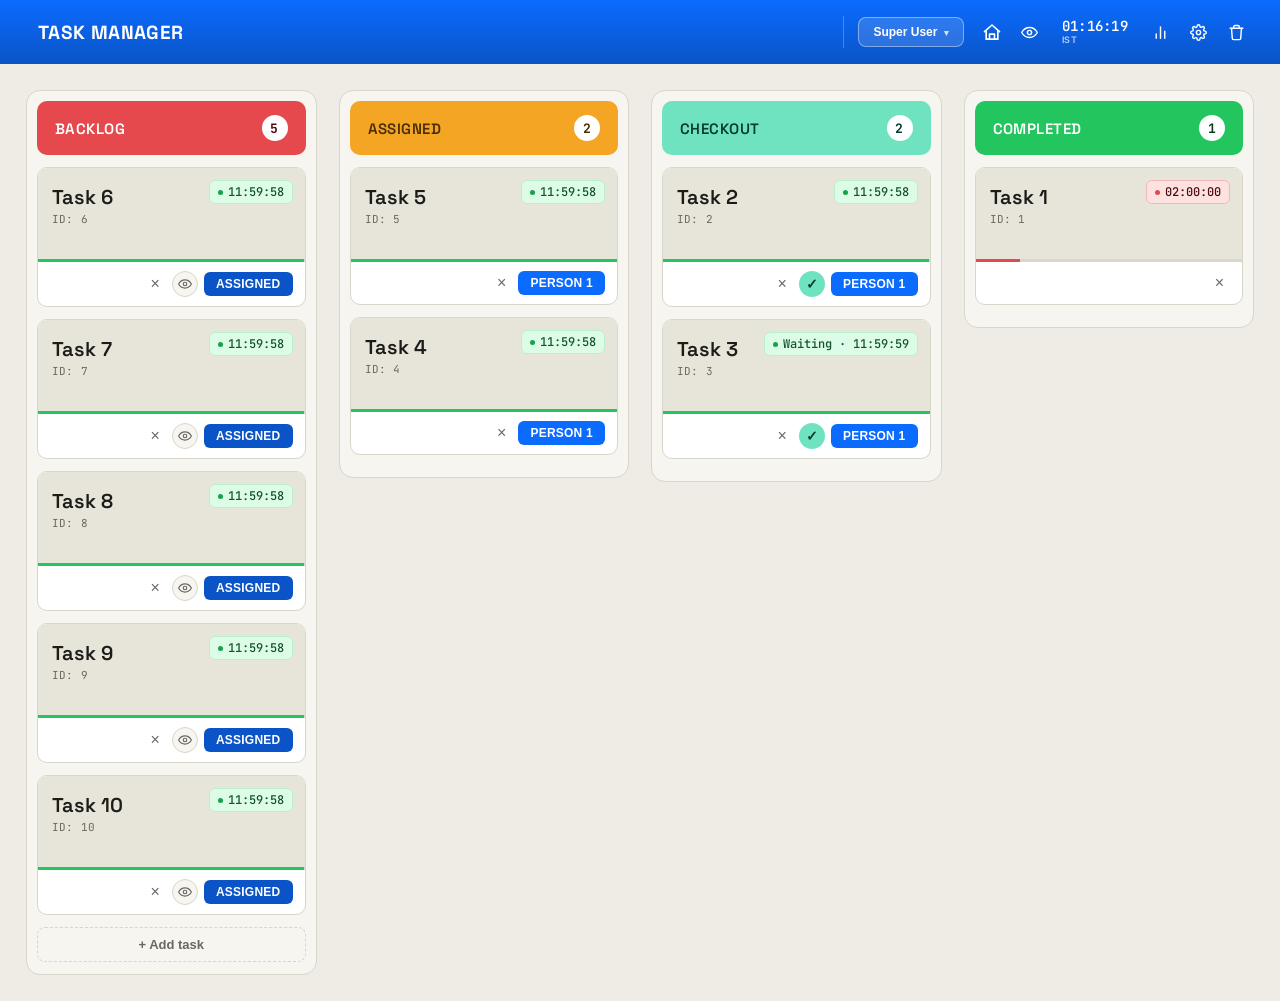
<file: index.html>
<!DOCTYPE html>
<html lang="en">
<head>
<meta charset="UTF-8">
<meta name="viewport" content="width=device-width, initial-scale=1.0">
<title>Task Manager QA</title>
<link rel="preconnect" href="https://fonts.googleapis.com">
<link href="https://fonts.googleapis.com/css2?family=Space+Grotesk:wght@500;600;700&family=Inter:wght@400;500;600&family=JetBrains+Mono:wght@400;500;700&display=swap" rel="stylesheet">
<link rel="stylesheet" href="style.css">
</head>
<body>

<div class="topbar">
    <div class="brand" id="brandLogo" title="Go to board"><span class=""></span>TASK MANAGER</div>
    <div class="icon-bar">
      <div class="role-toggle" id="roleToggle">
        <button class="role-locked-btn" id="roleLockedBtn">Super User</button>
        <div class="role-options hidden" id="roleOptions">
          <button class="role-btn" id="roleSuperBtn" data-role="super">Super User</button>
          <button class="role-btn" id="roleUserBtn" data-role="user">User</button>
        </div>
      </div>
      <button class="icon-btn" id="homeBtn" title="Home">
         <svg viewBox="0 0 24 24" fill="none" stroke="currentColor" stroke-width="2" stroke-linecap="round" stroke-linejoin="round" style="width:21px; height:21px;">
    <path d="M3 11l9-8 9 8"/>
    <path d="M5 10v10h14V10"/>
    <path d="M9 20v-6h6v6"/>
  </svg>
</button>
      <button class="icon-btn" id="eyeBtn" title="Hidden tasks">
        <svg viewBox="0 0 24 24" fill="none" stroke="currentColor" stroke-width="2" stroke-linecap="round" stroke-linejoin="round"><path d="M1 12s4-7 11-7 11 7 11 7-4 7-11 7-11-7-11-7z"/><circle cx="12" cy="12" r="3"/></svg>
        <span class="badge-count hidden" id="hiddenBadgeCount">0</span>
      </button>
      <div class="ist-clock">
        <span class="ist-time" id="istTime">00:00:00</span>
        <span class="ist-label">IST</span>
      </div>
      <button class="icon-btn" id="reportBtn" title="Reports">
        <svg viewBox="0 0 24 24" fill="none" stroke="currentColor" stroke-width="2" stroke-linecap="round" stroke-linejoin="round"><line x1="18" y1="20" x2="18" y2="10"/><line x1="12" y1="20" x2="12" y2="4"/><line x1="6" y1="20" x2="6" y2="14"/></svg>
      </button>
      <button class="icon-btn" id="settingsBtn" title="Settings">
        <svg viewBox="0 0 24 24" fill="none" stroke="currentColor" stroke-width="2" stroke-linecap="round" stroke-linejoin="round"><circle cx="12" cy="12" r="3"/><path d="M19.4 15a1.65 1.65 0 0 0 .33 1.82l.06.06a2 2 0 1 1-2.83 2.83l-.06-.06a1.65 1.65 0 0 0-1.82-.33 1.65 1.65 0 0 0-1 1.51V21a2 2 0 0 1-4 0v-.09A1.65 1.65 0 0 0 9 19.4a1.65 1.65 0 0 0-1.82.33l-.06.06a2 2 0 1 1-2.83-2.83l.06-.06a1.65 1.65 0 0 0 .33-1.82 1.65 1.65 0 0 0-1.51-1H3a2 2 0 0 1 0-4h.09A1.65 1.65 0 0 0 4.6 9a1.65 1.65 0 0 0-.33-1.82l-.06-.06a2 2 0 1 1 2.83-2.83l.06.06a1.65 1.65 0 0 0 1.82.33H9a1.65 1.65 0 0 0 1-1.51V3a2 2 0 0 1 4 0v.09a1.65 1.65 0 0 0 1 1.51 1.65 1.65 0 0 0 1.82-.33l.06-.06a2 2 0 1 1 2.83 2.83l-.06.06a1.65 1.65 0 0 0-.33 1.82V9a1.65 1.65 0 0 0 1.51 1H21a2 2 0 0 1 0 4h-.09a1.65 1.65 0 0 0-1.51 1z"/></svg>
      </button>
      <button class="icon-btn" id="trashBtn" title="Deleted tasks">
        <svg viewBox="0 0 24 24" fill="none" stroke="currentColor" stroke-width="2" stroke-linecap="round" stroke-linejoin="round"><path d="M3 6h18"/><path d="M8 6V4a2 2 0 0 1 2-2h4a2 2 0 0 1 2 2v2"/><path d="M19 6l-1 14a2 2 0 0 1-2 2H8a2 2 0 0 1-2-2L5 6"/></svg>
        <span class="badge-count hidden" id="trashBadgeCount">0</span>
      </button>
    </div>
  </div>
</div>

<div class="board" id="board">
  <div class="empty-hint" style="grid-column: 1 / -1; padding: 40px 0;">Loading board…</div>
</div>

<div class="detail-view hidden" id="detailView">
  <div class="detail-subheader">
    <span class="detail-field-label">Task name :</span>
    <span class="detail-field-value" id="detailTaskName">&nbsp;</span>
    <span class="detail-field-label">Task ID :</span>
    <span class="detail-field-value" id="detailTaskId">&nbsp;</span>
    <div class="status-dots">
      <span class="sdot filled-black"></span>
      <span class="sdot outline sicon">&#10073;&#10073;</span>
      <span class="sdot filled-black" style="background:transparent; color:var(--red);"><span class="sicon">&#9724;</span></span>
      <span class="sdot filled-black"></span>
    </div>
  </div>

  <div class="measure-toolbar">
    <span class="measure-label">Task timer:</span>
    <span class="measure-timer-display" id="measureTimerDisplay">00:00:00</span>
    <button class="measure-btn" id="measureStartBtn">Start</button>
    <button class="measure-btn" id="measurePauseBtn" disabled>Pause</button>
    <button class="measure-btn" id="measureStopBtn" disabled>Stop</button>
    <button class="measure-btn" id="measureResetBtn">Reset</button>
  </div>

  <div class="detail-body">
    <div class="subtask-sidebar" id="subtaskSidebar"></div>

    <div class="tool-rail">
      <button class="tool-btn" id="toolLine" data-tool="line">
        <svg viewBox="0 0 24 24" fill="none" stroke="currentColor" stroke-width="2" stroke-linecap="round"><line x1="4" y1="20" x2="20" y2="4"/></svg>
        Line
      </button>
      <button class="tool-btn" id="toolDelete" data-tool="delete">
        <svg viewBox="0 0 24 24" fill="none" stroke="currentColor" stroke-width="2" stroke-linecap="round" stroke-linejoin="round"><path d="M3 6h18"/><path d="M8 6V4a2 2 0 0 1 2-2h4a2 2 0 0 1 2 2v2"/><path d="M19 6l-1 14a2 2 0 0 1-2 2H8a2 2 0 0 1-2-2L5 6"/></svg>
        Delete
      </button>
      <button class="tool-btn" id="toolRedo">
        <svg viewBox="0 0 24 24" fill="none" stroke="currentColor" stroke-width="2" stroke-linecap="round" stroke-linejoin="round"><path d="M21 7v6h-6"/><path d="M3 17a9 9 0 0 1 15-6.7L21 13"/></svg>
        Redo
      </button>
      <button class="tool-btn" id="toolUndo">
        <svg viewBox="0 0 24 24" fill="none" stroke="currentColor" stroke-width="2" stroke-linecap="round" stroke-linejoin="round"><path d="M3 7v6h6"/><path d="M21 17a9 9 0 0 0-15-6.7L3 13"/></svg>
        Undo
      </button>
    </div>

    <div class="canvas-area">
      <canvas id="taskCanvas"></canvas>
    </div>

    <div class="detail-right-panel" id="detailRightPanel">
      <span class="panel-toggle" id="panelToggleIcon">&#9655;</span>
    </div>
  </div>
</div>

<div class="modal-overlay hidden" id="addSubtaskModal">
  <div class="modal-box">
    <p class="modal-title">Add subtask</p>
    <div class="modal-body">
      <label class="field-label" for="addSubtaskTitleInput">Subtask Title</label>
      <input type="text" class="field-input" id="addSubtaskTitleInput" placeholder="e.g. 1.4" />
      <label class="field-label" for="addSubtaskIdInput">Subtask ID</label>
      <input type="text" class="field-input mono" id="addSubtaskIdInput" placeholder="e.g. 1.4" />
      <p class="field-error" id="addSubtaskError"></p>
    </div>
    <div class="modal-actions">
      <button class="modal-cancel" id="addSubtaskModalCancel">Cancel</button>
      <button class="modal-confirm" id="addSubtaskModalConfirm" style="background:var(--blue);">Add</button>
    </div>
  </div>
</div>

<div class="modal-overlay hidden" id="addGroupModal">
  <div class="modal-box">
    <p class="modal-title">Add subtask group</p>
    <div class="modal-body">
      <label class="field-label" for="addGroupNameInput">Group Name</label>
      <input type="text" class="field-input" id="addGroupNameInput" placeholder="e.g. Subtask 3" />
      <p class="field-error" id="addGroupError"></p>
    </div>
    <div class="modal-actions">
      <button class="modal-cancel" id="addGroupModalCancel">Cancel</button>
      <button class="modal-confirm" id="addGroupModalConfirm" style="background:var(--blue);">Add</button>
    </div>
  </div>
</div>

<div class="modal-overlay hidden" id="addTaskModal">
  <div class="modal-box">
    <p class="modal-title">Add task</p>
    <div class="modal-body">
      <label class="field-label" for="addTaskTitleInput">Task Title</label>
      <input type="text" class="field-input" id="addTaskTitleInput" placeholder="e.g. Task 11" />
      <label class="field-label" for="addTaskIdInput">Task ID</label>
      <input type="number" class="field-input mono" id="addTaskIdInput" placeholder="e.g. 11" />
      <p class="field-error" id="addTaskError"></p>
    </div>
    <div class="modal-actions">
      <button class="modal-cancel" id="addTaskModalCancel">Cancel</button>
      <button class="modal-confirm" id="addTaskModalConfirm" style="background:var(--blue);">Add</button>
    </div>
  </div>
</div>

<div class="modal-overlay hidden" id="hiddenModal">
  <div class="modal-box">
    <p class="modal-title">Hidden tasks</p>
    <div class="hidden-list" id="hiddenList"></div>
    <div class="modal-actions">
      <button class="modal-cancel" id="hiddenModalClose">Close</button>
    </div>
  </div>
</div>

<div class="modal-overlay hidden" id="trashModal">
  <div class="modal-box">
    <p class="modal-title">Deleted tasks</p>
    <div class="hidden-list" id="trashList"></div>
    <div class="modal-actions">
      <button class="modal-cancel" id="trashModalClose">Close</button>
    </div>
  </div>
</div>

<div class="modal-overlay hidden" id="confirmModal">
  <div class="modal-box">
    <p class="modal-title">Delete card</p>
    <p class="modal-body">Do you want to delete <strong id="confirmModalTitle"></strong>? It will be moved to the trash.</p>
    <div class="modal-actions">
      <button class="modal-cancel" id="confirmModalCancel">Cancel</button>
      <button class="modal-confirm" id="confirmModalConfirm">Delete</button>
    </div>
  </div>
</div>

<div class="modal-overlay hidden" id="assignRequiredModal">
  <div class="modal-box">
    <p class="modal-title">Task not assigned</p>
    <p class="modal-body">Please assign this task before drawing on the canvas.</p>
    <div class="modal-actions">
      <button class="modal-confirm" id="assignRequiredOk" style="background:var(--blue);">OK</button>
    </div>
  </div>
</div>

<div class="modal-overlay hidden" id="reportModal">
  <div class="modal-box modal-box-lg">
    <p class="modal-title">Board report</p>
    <div class="modal-scroll-body">
      <div id="reportSummary"></div>

      <p class="report-section-title">Shifts</p>
      <div class="shift-add-row">
        <div class="shift-field">
          <label for="shiftFromInput">From</label>
          <input type="time" id="shiftFromInput" />
        </div>
        <div class="shift-field">
          <label for="shiftToInput">To</label>
          <input type="time" id="shiftToInput" />
        </div>
        <button class="add-shift-btn" id="addShiftBtn">+ Add Shift</button>
      </div>
      <p class="shift-error" id="shiftError"></p>
      <div class="shift-list" id="shiftList"></div>
    </div>
    <div class="modal-actions">
      <button class="modal-cancel" id="reportModalClose">Close</button>
    </div>
  </div>
</div>

<div class="modal-overlay hidden" id="permissionNoticeModal">
  <div class="modal-box">
    <p class="modal-title">Permission required</p>
    <p class="modal-body" id="permissionNoticeBody">Only Super User can do this.</p>
    <div class="modal-actions">
      <button class="modal-confirm" id="permissionNoticeOk" style="background:var(--blue);">OK</button>
    </div>
  </div>
</div>

<script src="script.js"></script>
</body>
</html>
</file>
<file: style.css>
:root{
    --bg: #EEECE4;
    --panel: #F7F5EF;
    --card: #FFFFFF;
    --card-body: #E7E4DA;
    --ink: #1B1B18;
    --ink-soft: #6B685F;
    --line: #D8D5C9;
    --blue: #0B6BFF;
    --blue-dark: #0A54C7;

    --red: #E5484D;
    --red-ink: #4B0D0F;
    --amber: #F5A524;
    --amber-ink: #4A2E02;
    --mint: #6FE3C0;
    --mint-ink: #063D30;
    --green: #22C55E;
    --green-ink: #0B3A1B;
  }

  *{box-sizing:border-box;}
  html,body{margin:0;padding:0;}
  body{
    background:var(--bg);
    font-family:'Inter',sans-serif;
    color:var(--ink);
    min-height:100vh;
  }

  .topbar{
    background:var(--blue);
    background-image:linear-gradient(180deg,var(--blue),var(--blue-dark));
    padding:16px 28px;
    display:flex;
    align-items:center;
    justify-content:space-between;
    color:#fff;
  }
  .topbar .brand{
    display:flex;
    align-items:center;
    gap:10px;
    font-family:'Space Grotesk',sans-serif;
    font-weight:700;
    font-size:19px;
    letter-spacing:0.02em;
    cursor:pointer;
  }
  .brand .dot{
    width:9px;height:9px;border-radius:50%;
    background:#fff;
    animation:pulse 1.6s ease-in-out infinite;
  }
  @keyframes pulse{
    0%,100%{opacity:1; box-shadow:0 0 0 0 rgba(255,255,255,0.5);}
    50%{opacity:0.55; box-shadow:0 0 0 6px rgba(255,255,255,0);}
  }
  .topbar .clock{
    font-family:'JetBrains Mono',monospace;
    font-size:14px;
    letter-spacing:0.03em;
    opacity:0.92;
  }

  .icon-bar{
    display:flex;
    align-items:center;
    gap:6px;
    margin-left:6px;
    padding-left:14px;
    border-left:1px solid rgba(255,255,255,0.25);
  }
  .icon-btn{
    width:32px; height:32px;
    border-radius:8px;
    border:none;
    background:transparent;
    color:#fff;
    display:flex;
    align-items:center;
    justify-content:center;
    cursor:pointer;
    transition:background 0.15s ease;
  }
  .icon-btn:hover{ background:rgba(255,255,255,0.16); }
  .icon-btn svg{ width:17px; height:17px; }

  .role-toggle{
    position:relative;
    margin-right:6px;
  }
  .role-locked-btn{
    border:1px solid rgba(255,255,255,0.4);
    background:rgba(255,255,255,0.14);
    color:#fff;
    font-size:12px;
    font-weight:600;
    padding:7px 14px;
    border-radius:8px;
    cursor:pointer;
    white-space:nowrap;
  }
  .role-locked-btn:hover{ background:rgba(255,255,255,0.22); }
  .role-caret{ font-size:9px; margin-left:3px; opacity:0.8; }
  .role-options{
    position:absolute;
    top:calc(100% + 6px);
    right:0;
    background:#fff;
    border:1px solid var(--line);
    border-radius:9px;
    box-shadow:0 8px 20px rgba(0,0,0,0.18);
    padding:4px;
    display:flex;
    flex-direction:column;
    gap:2px;
    z-index:50;
    min-width:130px;
  }
  .role-options.hidden{ display:none; }
  .role-btn{
    border:none;
    background:transparent;
    color:var(--ink);
    font-size:12px;
    font-weight:600;
    padding:8px 12px;
    border-radius:7px;
    cursor:pointer;
    text-align:left;
    white-space:nowrap;
  }
  .role-btn:hover{ background:var(--panel); }
  .role-btn.active{ background:var(--blue); color:#fff; }

  .ist-clock{
    display:flex;
    flex-direction:column;
    align-items:flex-start;
    line-height:1.1;
    padding:0 10px;
  }
  .ist-clock .ist-time{
    font-family:'JetBrains Mono',monospace;
    font-size:14px;
    font-weight:600;
    color:#fff;
    letter-spacing:0.02em;
  }
  .ist-clock .ist-label{
    font-size:9px;
    font-weight:600;
    letter-spacing:0.06em;
    color:rgba(255,255,255,0.7);
    text-transform:uppercase;
  }

  .board{
    display:grid;
    grid-template-columns:repeat(4,minmax(240px,1fr));
    gap:22px;
    padding:26px;
    align-items:start;
  }
  @media (max-width:1000px){
    .board{grid-template-columns:repeat(2,1fr);}
  }
  @media (max-width:640px){
    .board{grid-template-columns:1fr;}
  }

  .col{
    background:var(--panel);
    border-radius:14px;
    border:1px solid var(--line);
    padding:10px;
    min-height:120px;
    transition:background 0.15s ease;
  }
  .col.dragover{
    background:#E4F0FF;
    outline:2px dashed var(--blue);
    outline-offset:-2px;
  }

  .col-header{
    display:flex;
    align-items:center;
    justify-content:space-between;
    padding:14px 18px;
    border-radius:10px;
    margin-bottom:12px;
    font-family:'Space Grotesk',sans-serif;
    font-weight:600;
    font-size:15px;
    letter-spacing:0.03em;
    text-transform:uppercase;
  }
  .col-header .count{
    width:26px;height:26px;
    border-radius:50%;
    background:#fff;
    display:flex;
    align-items:center;
    justify-content:center;
    font-family:'JetBrains Mono',monospace;
    font-weight:700;
    font-size:13px;
  }

  .col[data-status="red"] .col-header{ background:var(--red); color:#fff; }
  .col[data-status="red"] .col-header .count{ color:var(--red-ink); }
  .col[data-status="amber"] .col-header{ background:var(--amber); color:var(--amber-ink); }
  .col[data-status="amber"] .col-header .count{ color:var(--amber-ink); }
  .col[data-status="mint"] .col-header{ background:var(--mint); color:var(--mint-ink); }
  .col[data-status="mint"] .col-header .count{ color:var(--mint-ink); }
  .col[data-status="green"] .col-header{ background:var(--green); color:#fff; }
  .col[data-status="green"] .col-header .count{ color:var(--green-ink); }

  .card{
    background:var(--card);
    border:1px solid var(--line);
    border-radius:10px;
    margin-bottom:12px;
    cursor:grab;
    overflow:hidden;
    transition:box-shadow 0.15s ease, transform 0.15s ease, border-color 0.15s ease;
  }
  .card:active{cursor:grabbing;}
  .card:hover{
    box-shadow:0 4px 14px rgba(0,0,0,0.08);
    border-color:#B9B5A5;
  }
  .card.dragging{
    opacity:0.4;
  }

  .card-top{
    background:var(--card-body);
    padding:16px 14px 22px;
    position:relative;
  }
  .check-badge{
    width:26px; height:26px;
    border-radius:50%;
    background:var(--mint);
    color:var(--mint-ink);
    display:flex;
    align-items:center;
    justify-content:center;
    font-size:14px;
    font-weight:700;
    line-height:1;
    border:none;
    cursor:pointer;
    padding:0;
    flex-shrink:0;
  }
  .check-badge:hover{ filter:brightness(1.08); }

  .eye-badge{
    width:26px; height:26px;
    border-radius:50%;
    background:var(--panel);
    border:1px solid var(--line);
    color:var(--ink-soft);
    display:flex;
    align-items:center;
    justify-content:center;
    cursor:pointer;
    padding:0;
    flex-shrink:0;
  }
  .eye-badge svg{ width:14px; height:14px; }
  .eye-badge:hover{ background:var(--blue); border-color:var(--blue); color:#fff; }

  .icon-btn{ position:relative; }
  .icon-btn .badge-count{
    position:absolute;
    top:1px; right:1px;
    min-width:15px; height:15px;
    padding:0 3px;
    border-radius:8px;
    background:var(--red);
    color:#fff;
    font-size:10px;
    font-weight:700;
    line-height:15px;
    text-align:center;
  }

  .hidden-list{ max-height:280px; overflow-y:auto; }
  .hidden-item{
    display:flex;
    align-items:center;
    justify-content:space-between;
    gap:10px;
    padding:9px 0;
    border-bottom:1px solid var(--line);
  }
  .hidden-item:last-child{ border-bottom:none; }
  .hidden-item-title{
    font-weight:600;
    font-size:14px;
  }
  .hidden-item-col{
    font-size:11px;
    color:var(--ink-soft);
    text-transform:uppercase;
    letter-spacing:0.03em;
  }
  .restore-btn{
    border:none;
    background:var(--blue);
    color:#fff;
    font-size:12px;
    font-weight:600;
    padding:6px 12px;
    border-radius:7px;
    cursor:pointer;
    flex-shrink:0;
  }
  .restore-btn:hover{ background:var(--blue-dark); }
  .hidden-item-actions{ display:flex; gap:6px; flex-shrink:0; }
  .delete-forever-btn{
    border:none;
    background:var(--red);
    color:#fff;
    font-size:12px;
    font-weight:600;
    padding:6px 12px;
    border-radius:7px;
    cursor:pointer;
    flex-shrink:0;
  }
  .delete-forever-btn:hover{ background:#c93f43; }
  .card-title{
    font-family:'Space Grotesk',sans-serif;
    font-weight:600;
    font-size:20px;
    margin:0 0 2px;
  }
  .card-id{
    font-family:'JetBrains Mono',monospace;
    font-size:11px;
    color:var(--ink-soft);
    margin:0 0 14px;
    letter-spacing:0.02em;
  }
  .timer{
    position:absolute;
    top:12px; right:12px;
    background:#DCFCE7;
    border:1px solid #BBF0CE;
    border-radius:6px;
    padding:3px 8px;
    font-family:'JetBrains Mono',monospace;
    font-size:12px;
    font-weight:500;
    color:#14532D;
    display:flex;
    align-items:center;
    gap:5px;
  }
  .timer.low{ background:#FEE2E2; color:var(--red-ink); border-color:#F3B9BA; }
  .timer .tdot{
    width:5px;height:5px;border-radius:50%;
    background:#16A34A;
  }
  .timer.low .tdot{
    background:var(--red);
    animation:pulse 1s ease-in-out infinite;
  }

  .progress-track{
    position:absolute;
    left:0; bottom:0;
    width:100%; height:3px;
    background:rgba(0,0,0,0.06);
  }
  .progress-fill{
    height:100%;
    background:#22C55E;
    transition:width 1s linear, background 0.3s ease;
  }
  .progress-fill.low{ background:var(--red); }

  .card-bottom{
    display:flex;
    justify-content:flex-end;
    align-items:center;
    padding:9px 12px;
    gap:6px;
  }
  .tag{
    font-size:12px;
    font-weight:600;
    letter-spacing:0.02em;
    color:#fff;
    background:var(--blue);
    padding:5px 12px;
    border-radius:6px;
    text-transform:uppercase;
    border:none;
    cursor:pointer;
  }
  .tag:hover{ filter:brightness(1.1); }
  .tag.me{ background:var(--blue-dark); }
  .remove-btn{
    border:none;
    background:transparent;
    color:var(--ink-soft);
    font-size:16px;
    line-height:1;
    cursor:pointer;
    padding:4px 6px;
    border-radius:6px;
  }
  .remove-btn:hover{ background:rgba(0,0,0,0.06); color:var(--red); }

  .add-trigger-btn{
    display:block;
    width:100%;
    margin:4px 0 2px;
    border:1px dashed var(--line);
    background:transparent;
    color:var(--ink-soft);
    font-weight:600;
    font-size:13px;
    padding:9px 0;
    border-radius:8px;
    cursor:pointer;
  }
  .add-trigger-btn:hover{ background:var(--card-body); color:var(--ink); border-color:#B9B5A5; }

  .field-label{
    display:block;
    font-size:12px;
    font-weight:600;
    color:var(--ink-soft);
    margin-bottom:4px;
  }
  .field-input{
    width:100%;
    border:1px solid var(--line);
    border-radius:8px;
    padding:8px 10px;
    font-family:'Inter',sans-serif;
    font-size:13px;
    background:#fff;
    outline:none;
    margin-bottom:14px;
  }
  .field-input:focus{ border-color:var(--blue); }
  .field-input.mono{ font-family:'JetBrains Mono',monospace; }
  .field-error{
    color:var(--red);
    font-size:12px;
    margin:-8px 0 4px;
    display:none;
  }
  .field-error.show{ display:block; }

  .empty-hint{
    text-align:center;
    color:var(--ink-soft);
    font-size:12px;
    padding:14px 4px 6px;
  }

  .hidden{ display:none !important; }

  .modal-overlay{
    position:fixed;
    inset:0;
    background:rgba(27,27,24,0.45);
    display:flex;
    align-items:center;
    justify-content:center;
    z-index:100;
  }
  .modal-overlay.hidden{ display:none; }
  .modal-box{
    background:#fff;
    border-radius:14px;
    padding:22px 22px 18px;
    width:min(320px, 90vw);
    box-shadow:0 12px 32px rgba(0,0,0,0.18);
  }
  .modal-box.modal-box-lg{
    width:min(640px, 92vw);
    max-height:85vh;
    display:flex;
    flex-direction:column;
  }
  .modal-box-lg .modal-scroll-body{
    overflow-y:auto;
    flex:1;
  }
  .report-summary-row{
    display:flex;
    justify-content:space-between;
    padding:6px 0;
  }
  .report-summary-total{
    display:flex;
    justify-content:space-between;
    padding:4px 0 12px;
    border-bottom:1px solid var(--line);
    margin-bottom:8px;
    font-weight:700;
  }
  .report-section-title{
    font-family:'Space Grotesk',sans-serif;
    font-weight:600;
    font-size:15px;
    margin:18px 0 10px;
  }
  .shift-add-row{
    display:flex;
    align-items:flex-end;
    gap:10px;
    flex-wrap:wrap;
    margin-bottom:16px;
  }
  .shift-field{ display:flex; flex-direction:column; gap:4px; }
  .shift-field label{ font-size:11px; font-weight:600; color:var(--ink-soft); }
  .shift-field input{
    border:1px solid var(--line);
    border-radius:8px;
    padding:7px 9px;
    font-family:'JetBrains Mono',monospace;
    font-size:13px;
  }
  .add-shift-btn{
    border:none;
    background:var(--blue);
    color:#fff;
    font-weight:600;
    font-size:13px;
    padding:8px 16px;
    border-radius:8px;
    cursor:pointer;
    height:34px;
  }
  .add-shift-btn:hover{ background:var(--blue-dark); }
  .shift-error{
    color:var(--red);
    font-size:12px;
    margin:-10px 0 10px;
    display:none;
  }
  .shift-error.show{ display:block; }
  .shift-list{ display:flex; flex-direction:column; gap:8px; }
  .shift-item{
    display:flex;
    align-items:center;
    justify-content:space-between;
    background:var(--panel);
    border:1px solid var(--line);
    border-radius:8px;
    padding:9px 12px;
  }
  .shift-item-range{
    font-family:'JetBrains Mono',monospace;
    font-weight:700;
    font-size:13px;
  }
  .shift-item-remove{
    border:none;
    background:transparent;
    color:var(--ink-soft);
    font-size:15px;
    cursor:pointer;
    padding:2px 6px;
  }
  .shift-item-remove:hover{ color:var(--red); }
  .modal-title{
    font-family:'Space Grotesk',sans-serif;
    font-weight:600;
    font-size:17px;
    margin:0 0 8px;
  }
  .modal-body{
    font-size:14px;
    color:var(--ink-soft);
    margin:0 0 20px;
    line-height:1.45;
  }
  .modal-body strong{ color:var(--ink); }
  .modal-actions{
    display:flex;
    justify-content:flex-end;
    gap:10px;
  }
  .modal-actions button{
    border:none;
    border-radius:8px;
    padding:9px 16px;
    font-size:13px;
    font-weight:600;
    cursor:pointer;
  }
  .modal-cancel{
    background:var(--panel);
    color:var(--ink);
  }
  .modal-cancel:hover{ background:var(--card-body); }
  .modal-confirm{
    background:var(--red);
    color:#fff;
  }
  .modal-confirm:hover{ background:#c93f43; }  /* ===== Task detail view ===== */
  .detail-view{
    display:flex;
    flex-direction:column;
    height:calc(100vh - 58px);
  }
  .detail-subheader{
    background:#E4E2D8;
    border-bottom:1px solid var(--line);
    padding:12px 20px;
    display:flex;
    align-items:center;
    gap:22px;
    font-size:14px;
  }
  .measure-toolbar{
    display:flex;
    align-items:center;
    justify-content:center;
    gap:10px;
    padding:8px 20px;
    background:#F1EFE6;
    border-bottom:1px solid var(--line);
    font-size:13px;
  }
  .measure-label{ color:var(--ink-soft); font-weight:600; }
  .measure-timer-display{
    font-family:'JetBrains Mono',monospace;
    font-weight:700;
    font-size:14px;
    padding:4px 10px;
    background:#fff;
    border:1px solid var(--line);
    border-radius:6px;
    min-width:92px;
    text-align:center;
  }
  .measure-btn{
    border:1px solid var(--line);
    background:#fff;
    border-radius:6px;
    padding:6px 12px;
    font-size:12px;
    font-weight:600;
    cursor:pointer;
    color:var(--ink);
  }
  .measure-btn:hover:not(:disabled){ background:var(--card-body); }
  .measure-btn:disabled{ opacity:0.45; cursor:not-allowed; }
  .detail-field-label{ color:var(--ink-soft); }
  .detail-field-value{ font-weight:600; }
  .status-dots{ display:flex; align-items:center; gap:5px; margin-left:auto; }
  .status-dots .sdot{
    width:16px; height:16px; border-radius:50%;
    display:flex; align-items:center; justify-content:center;
  }
  .status-dots .sdot.filled-black{ background:#1B1B18; }
  .status-dots .sdot.outline{ background:#fff; border:1px solid var(--line); }
  .status-dots .sbar{
    width:9px; height:9px; background:var(--red);
  }
  .status-dots .sicon{ color:var(--red); font-size:11px; font-weight:900; line-height:1; }

  .detail-body{
    flex:1;
    display:flex;
    min-height:0;
  }

  .subtask-sidebar{
    width:250px;
    flex-shrink:0;
    background:var(--panel);
    border-right:1px solid var(--line);
    overflow-y:auto;
    padding-bottom:12px;
  }
  .subtask-group-header{
    background:var(--blue);
    color:#fff;
    display:flex;
    align-items:center;
    justify-content:space-between;
    padding:10px 14px;
    font-family:'Space Grotesk',sans-serif;
    font-weight:600;
    font-size:14px;
    cursor:pointer;
  }
  .subtask-group-header .count{
    width:22px; height:22px;
    border-radius:50%;
    background:#fff;
    color:var(--blue-dark);
    display:flex;
    align-items:center;
    justify-content:center;
    font-size:12px;
    font-weight:700;
  }
  .subtask-card{
    margin:10px;
    background:var(--card);
    border:1px solid var(--line);
    border-radius:8px;
    overflow:hidden;
  }
  .subtask-card-top{
    background:var(--card-body);
    padding:14px 10px;
    text-align:center;
    font-family:'Space Grotesk',sans-serif;
    font-weight:600;
    font-size:22px;
  }
  .subtask-card-bottom{
    display:flex;
    align-items:center;
    gap:5px;
    padding:6px 8px;
  }
  .subtask-icon{
    border:none;
    background:transparent;
    padding:2px;
    color:var(--red);
    font-weight:900;
    font-size:11px;
    line-height:1;
    cursor:pointer;
  }
  .subtask-icon:hover:not(:disabled){ color:var(--blue); }
  .subtask-icon:disabled{ opacity:0.35; cursor:not-allowed; }
  .subtask-timer-pill{
    flex:1;
    background:var(--green);
    color:#063D30;
    font-family:'JetBrains Mono',monospace;
    font-size:11px;
    font-weight:700;
    text-align:center;
    padding:3px 0;
    border-radius:5px;
  }
  .subtask-remove{
    border:none;
    background:transparent;
    color:var(--ink-soft);
    font-size:14px;
    cursor:pointer;
    padding:2px 4px;
  }
  .subtask-remove:hover{ color:var(--red); }
  .add-subtask-btn, .add-group-btn{
    display:block;
    width:calc(100% - 20px);
    margin:6px 10px;
    border:1px dashed var(--line);
    background:transparent;
    color:var(--ink-soft);
    font-size:12px;
    font-weight:600;
    padding:8px 0;
    border-radius:7px;
    cursor:pointer;
  }
  .add-subtask-btn:hover, .add-group-btn:hover{ background:var(--card-body); color:var(--ink); }

  .tool-rail{
    width:64px;
    flex-shrink:0;
    background:var(--panel);
    border-right:1px solid var(--line);
    display:flex;
    flex-direction:column;
  }
  .tool-btn{
    border:none;
    border-bottom:1px solid var(--line);
    background:transparent;
    padding:16px 4px;
    display:flex;
    flex-direction:column;
    align-items:center;
    gap:6px;
    font-size:11px;
    color:var(--ink);
    cursor:pointer;
  }
  .tool-btn:hover{ background:var(--card-body); }
  .tool-btn.active{ background:#fff; border:2px solid var(--blue); border-radius:6px; margin:2px; }
  .tool-btn svg{ width:18px; height:18px; }

  .canvas-area{
    flex:1;
    background:#fff;
    position:relative;
    overflow:hidden;
  }
  #taskCanvas{ display:block; width:100%; height:100%; cursor:crosshair; }

  .detail-right-panel{
    width:34px;
    flex-shrink:0;
    background:var(--panel);
    border-left:1px solid var(--line);
    display:flex;
    align-items:flex-start;
    justify-content:center;
    padding-top:14px;
    cursor:pointer;
    transition:width 0.15s ease;
  }
  .detail-right-panel.expanded{ width:220px; align-items:stretch; padding:14px; }
  .detail-right-panel .panel-toggle{ font-size:14px; color:var(--ink-soft); }
</file>
